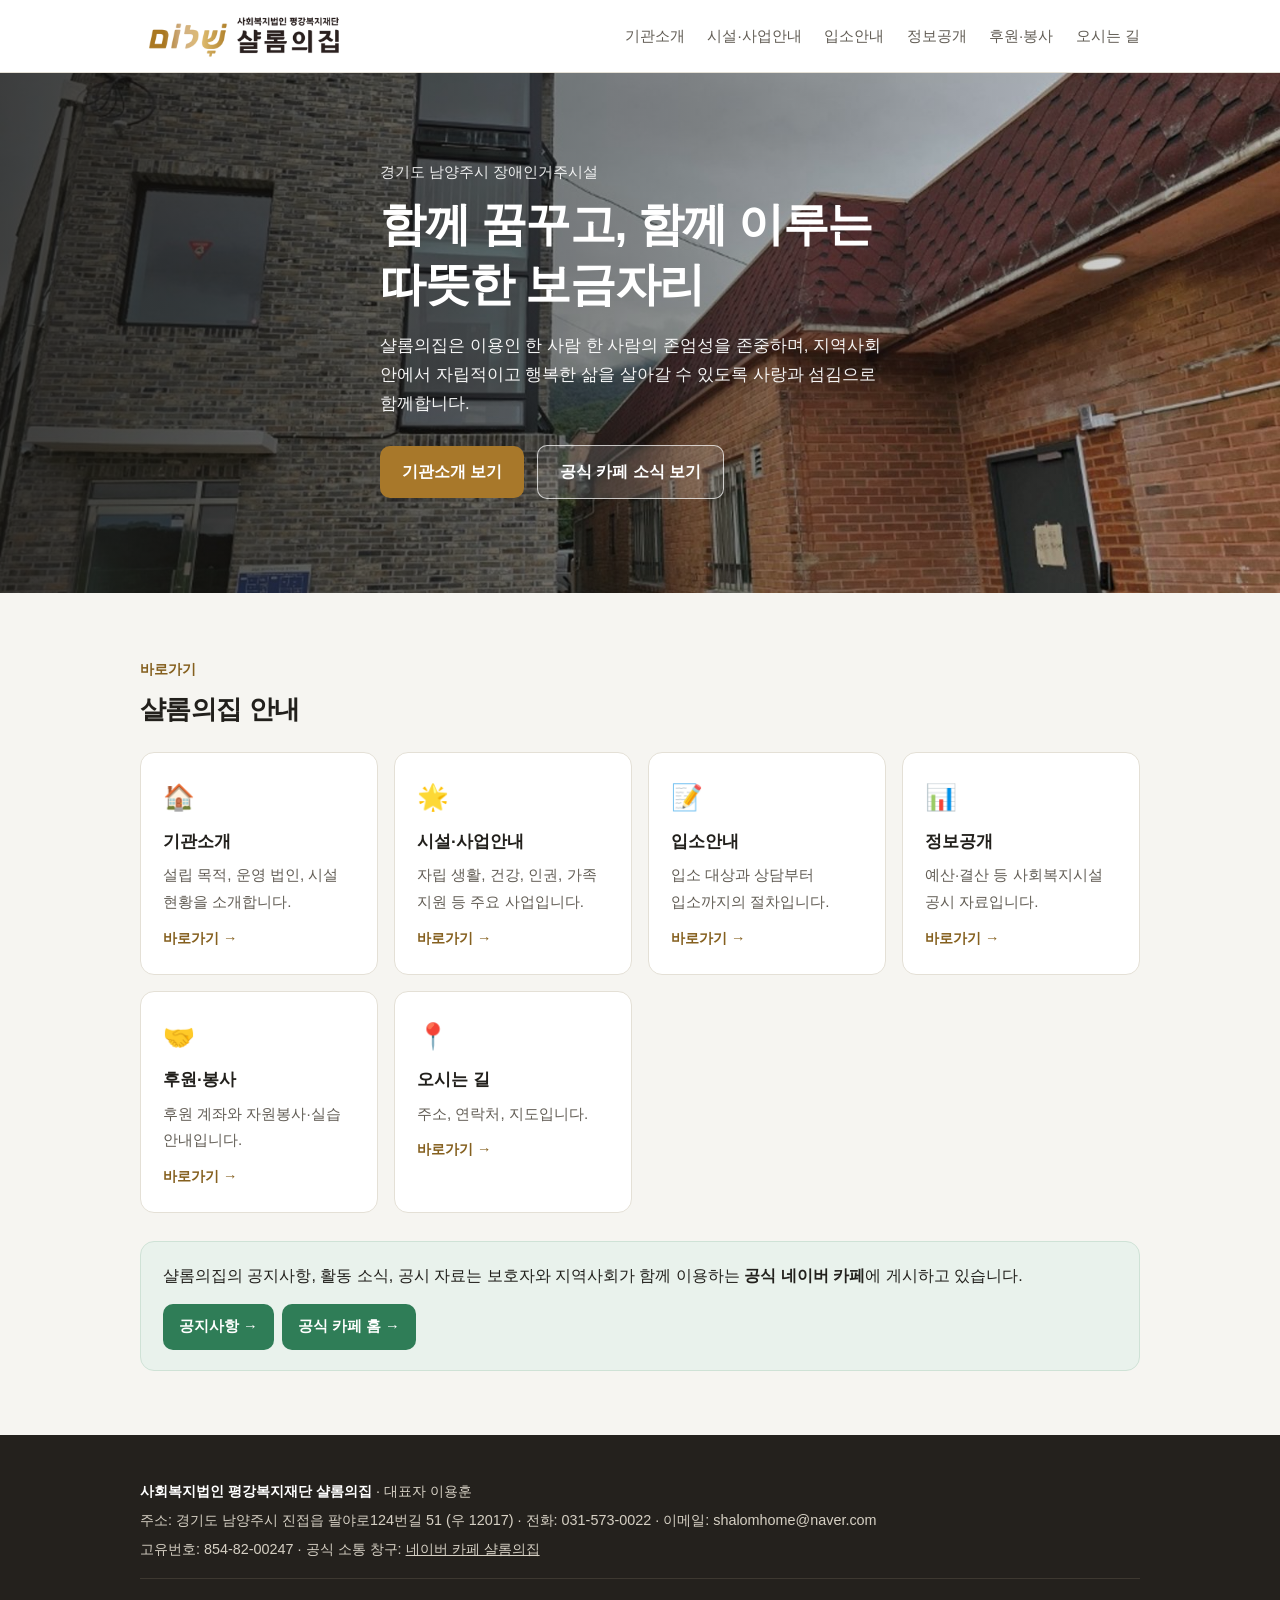
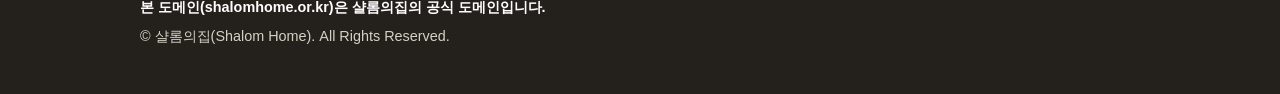
<file: index.html>
<!DOCTYPE html>
<html lang="ko">
<head>
<meta charset="UTF-8">
<meta name="viewport" content="width=device-width, initial-scale=1">
<title>샬롬의집 | 남양주시 장애인거주시설</title>
<meta name="description" content="사회복지법인 평강복지재단 샬롬의집은 경기도 남양주시에 있는 유형별 장애인거주시설입니다.">
<link rel="stylesheet" href="style.css">
</head>
<body>

<header class="top">
  <div class="wrap">
    <a class="logo" href="index.html"><img src="image/logo.png" alt="사회복지법인 평강복지재단 샬롬의집"></a>
    <nav>
      <a href="about.html">기관소개</a>
      <a href="programs.html">시설·사업안내</a>
      <a href="admission.html">입소안내</a>
      <a href="disclosure.html">정보공개</a>
      <a href="support.html">후원·봉사</a>
      <a href="contact.html">오시는 길</a>
    </nav>
  </div>
</header>

<div class="hero">
  <img src="image/building.jpg" alt="샬롬의집 건물 전경">
  <div class="overlay">
    <div class="wrap">
      <p class="eyebrow">경기도 남양주시 장애인거주시설</p>
      <h1>함께 꿈꾸고, 함께 이루는<br>따뜻한 보금자리</h1>
      <p class="lead">샬롬의집은 이용인 한 사람 한 사람의 존엄성을 존중하며, 지역사회 안에서 자립적이고 행복한 삶을 살아갈 수 있도록 사랑과 섬김으로 함께합니다.</p>
      <a class="btn" href="about.html">기관소개 보기</a>
      <a class="btn light" href="https://cafe.naver.com/shalomhomenyj" target="_blank" rel="noopener">공식 카페 소식 보기</a>
    </div>
  </div>
</div>

<section>
  <div class="wrap">
    <p class="kicker">바로가기</p>
    <h2>샬롬의집 안내</h2>
    <div class="grid menu-grid">
      <a class="card" href="about.html"><div class="ico">🏠</div><h3>기관소개</h3><p>설립 목적, 운영 법인, 시설 현황을 소개합니다.</p><span class="more">바로가기 →</span></a>
      <a class="card" href="programs.html"><div class="ico">🌟</div><h3>시설·사업안내</h3><p>자립 생활, 건강, 인권, 가족 지원 등 주요 사업입니다.</p><span class="more">바로가기 →</span></a>
      <a class="card" href="admission.html"><div class="ico">📝</div><h3>입소안내</h3><p>입소 대상과 상담부터 입소까지의 절차입니다.</p><span class="more">바로가기 →</span></a>
      <a class="card" href="disclosure.html"><div class="ico">📊</div><h3>정보공개</h3><p>예산·결산 등 사회복지시설 공시 자료입니다.</p><span class="more">바로가기 →</span></a>
      <a class="card" href="support.html"><div class="ico">🤝</div><h3>후원·봉사</h3><p>후원 계좌와 자원봉사·실습 안내입니다.</p><span class="more">바로가기 →</span></a>
      <a class="card" href="contact.html"><div class="ico">📍</div><h3>오시는 길</h3><p>주소, 연락처, 지도입니다.</p><span class="more">바로가기 →</span></a>
    </div>
    <div class="cafebox">
      <p>샬롬의집의 공지사항, 활동 소식, 공시 자료는 보호자와 지역사회가 함께 이용하는 <strong>공식 네이버 카페</strong>에 게시하고 있습니다.</p>
      <div class="cafelinks"><a class="btn" href="https://cafe.naver.com/f-e/cafes/31356885/menus/24" target="_blank" rel="noopener">공지사항 →</a><a class="btn" href="https://cafe.naver.com/shalomhomenyj" target="_blank" rel="noopener">공식 카페 홈 →</a></div>
    </div>
  </div>
</section>

<footer>
  <div class="wrap">
    <p><strong>사회복지법인 평강복지재단 샬롬의집</strong> · 대표자 이용훈</p>
    <p>주소: 경기도 남양주시 진접읍 팔야로124번길 51 (우 12017) · 전화: 031-573-0022 · 이메일: shalomhome@naver.com</p>
    <p>고유번호: 854-82-00247 · 공식 소통 창구: <a href="https://cafe.naver.com/shalomhomenyj" target="_blank" rel="noopener">네이버 카페 샬롬의집</a></p>
    <p class="official">본 도메인(shalomhome.or.kr)은 샬롬의집의 공식 도메인입니다.</p>
    <p>© 샬롬의집(Shalom Home). All Rights Reserved.</p>
  </div>
</footer>

</body>
</html>
</file>
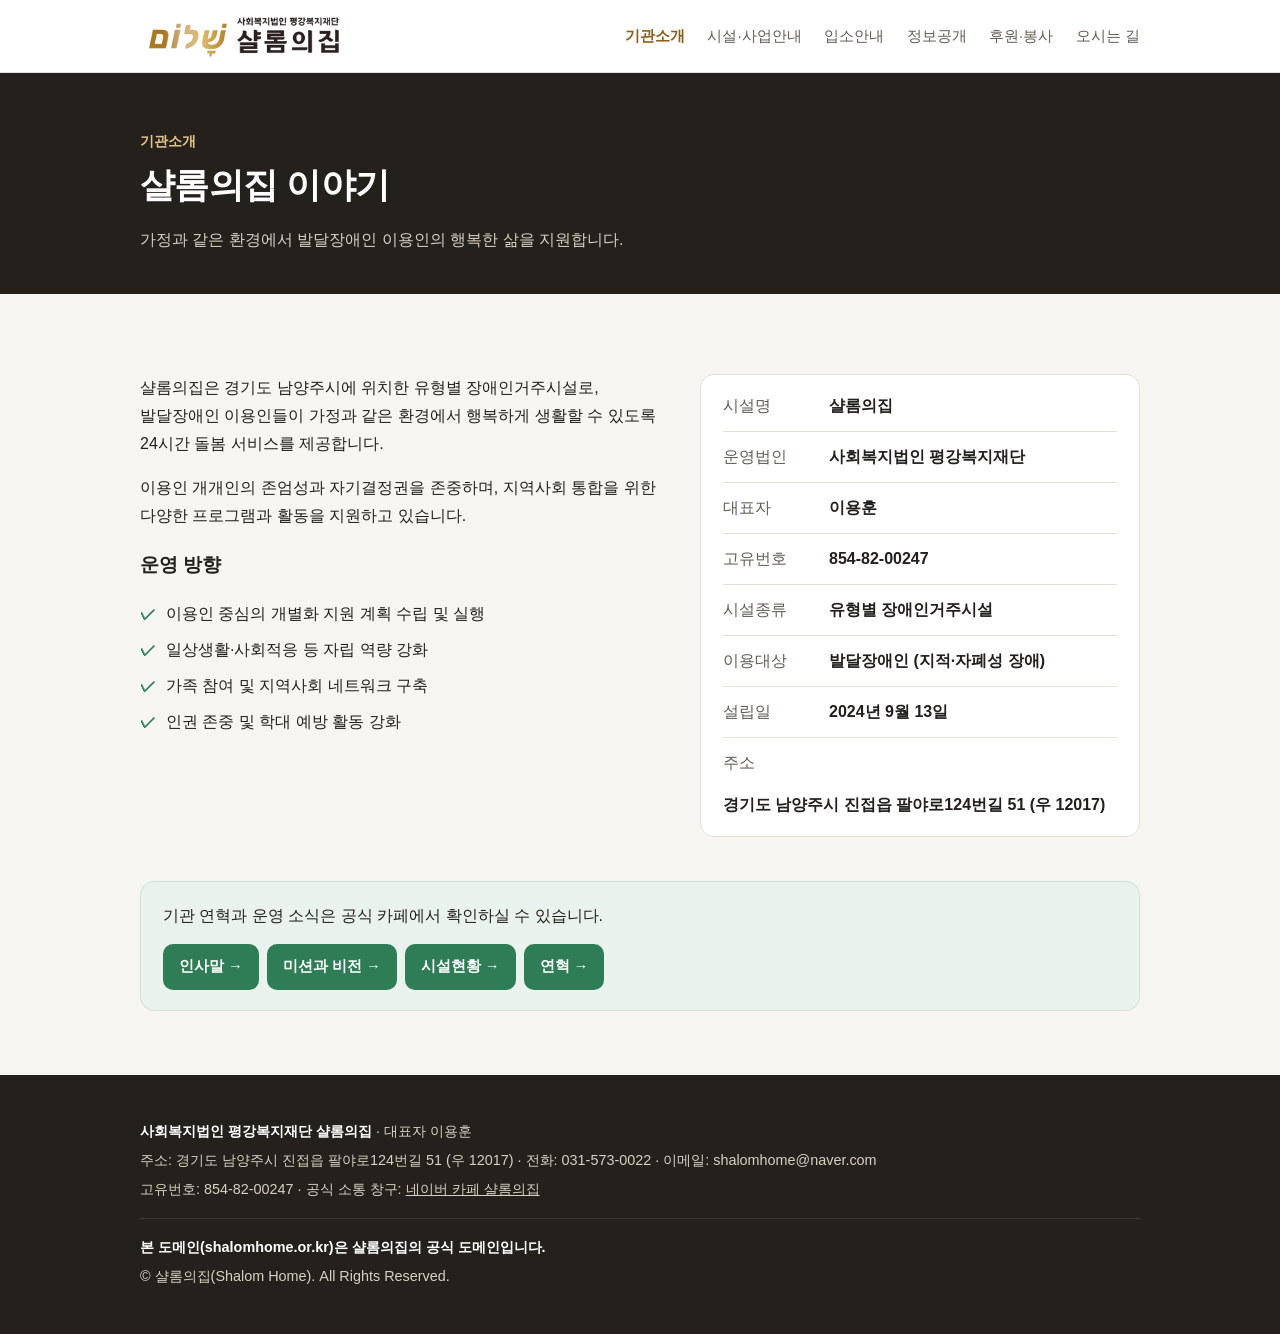
<file: about.html>
<!DOCTYPE html>
<html lang="ko">
<head>
<meta charset="UTF-8">
<meta name="viewport" content="width=device-width, initial-scale=1">
<title>기관소개 | 샬롬의집</title>
<meta name="description" content="샬롬의집 기관소개">
<link rel="stylesheet" href="style.css">
</head>
<body>

<header class="top">
  <div class="wrap">
    <a class="logo" href="index.html"><img src="image/logo.png" alt="사회복지법인 평강복지재단 샬롬의집"></a>
    <nav>
      <a href="about.html" class="on">기관소개</a>
      <a href="programs.html">시설·사업안내</a>
      <a href="admission.html">입소안내</a>
      <a href="disclosure.html">정보공개</a>
      <a href="support.html">후원·봉사</a>
      <a href="contact.html">오시는 길</a>
    </nav>
  </div>
</header>

<div class="pagehead">
  <div class="wrap">
    <p class="kicker">기관소개</p>
    <h1>샬롬의집 이야기</h1>
    <p>가정과 같은 환경에서 발달장애인 이용인의 행복한 삶을 지원합니다.</p>
  </div>
</div>

<section>
  <div class="wrap two">
    <div>
      <p>샬롬의집은 경기도 남양주시에 위치한 유형별 장애인거주시설로, 발달장애인 이용인들이 가정과 같은 환경에서 행복하게 생활할 수 있도록 24시간 돌봄 서비스를 제공합니다.</p>
      <p>이용인 개개인의 존엄성과 자기결정권을 존중하며, 지역사회 통합을 위한 다양한 프로그램과 활동을 지원하고 있습니다.</p>
      <h3>운영 방향</h3>
      <ul class="check">
        <li>이용인 중심의 개별화 지원 계획 수립 및 실행</li>
        <li>일상생활·사회적응 등 자립 역량 강화</li>
        <li>가족 참여 및 지역사회 네트워크 구축</li>
        <li>인권 존중 및 학대 예방 활동 강화</li>
      </ul>
    </div>
    <dl class="panel">
      <div class="row"><dt>시설명</dt><dd>샬롬의집</dd></div>
      <div class="row"><dt>운영법인</dt><dd>사회복지법인 평강복지재단</dd></div>
      <div class="row"><dt>대표자</dt><dd>이용훈</dd></div>
      <div class="row"><dt>고유번호</dt><dd>854-82-00247</dd></div>
      <div class="row"><dt>시설종류</dt><dd>유형별 장애인거주시설</dd></div>
      <div class="row"><dt>이용대상</dt><dd>발달장애인 (지적·자폐성 장애)</dd></div>
      <div class="row"><dt>설립일</dt><dd>2024년 9월 13일</dd></div>
      <div class="row"><dt>주소</dt><dd>경기도 남양주시 진접읍 팔야로124번길 51 (우 12017)</dd></div>
    </dl>
  </div>
  <div class="wrap">
    <div class="cafebox">
      <p>기관 연혁과 운영 소식은 공식 카페에서 확인하실 수 있습니다.</p>
      <div class="cafelinks"><a class="btn" href="https://cafe.naver.com/f-e/cafes/31356885/articles/3?menuid=7" target="_blank" rel="noopener">인사말 →</a><a class="btn" href="https://cafe.naver.com/f-e/cafes/31356885/articles/4?menuid=8" target="_blank" rel="noopener">미션과 비전 →</a><a class="btn" href="https://cafe.naver.com/f-e/cafes/31356885/articles/5?menuid=8" target="_blank" rel="noopener">시설현황 →</a><a class="btn" href="https://cafe.naver.com/f-e/cafes/31356885/articles/6?menuid=8" target="_blank" rel="noopener">연혁 →</a></div>
    </div>
  </div>
</section>

<footer>
  <div class="wrap">
    <p><strong>사회복지법인 평강복지재단 샬롬의집</strong> · 대표자 이용훈</p>
    <p>주소: 경기도 남양주시 진접읍 팔야로124번길 51 (우 12017) · 전화: 031-573-0022 · 이메일: shalomhome@naver.com</p>
    <p>고유번호: 854-82-00247 · 공식 소통 창구: <a href="https://cafe.naver.com/shalomhomenyj" target="_blank" rel="noopener">네이버 카페 샬롬의집</a></p>
    <p class="official">본 도메인(shalomhome.or.kr)은 샬롬의집의 공식 도메인입니다.</p>
    <p>© 샬롬의집(Shalom Home). All Rights Reserved.</p>
  </div>
</footer>

</body>
</html>
</file>
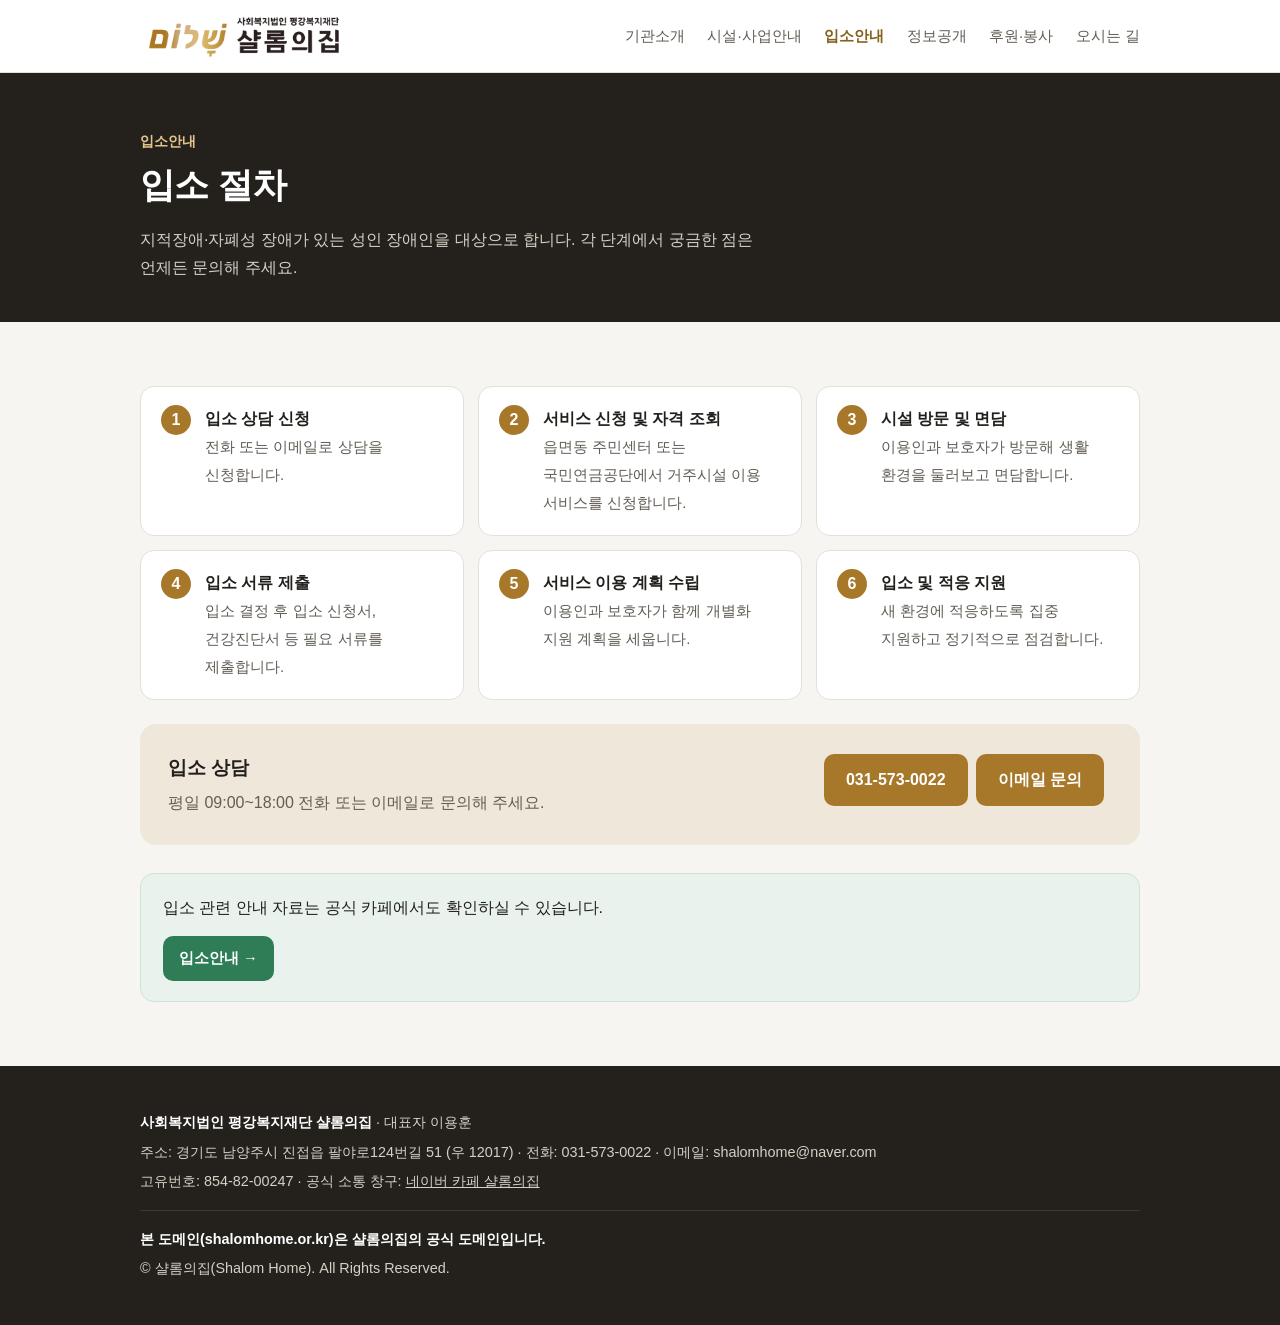
<file: admission.html>
<!DOCTYPE html>
<html lang="ko">
<head>
<meta charset="UTF-8">
<meta name="viewport" content="width=device-width, initial-scale=1">
<title>입소안내 | 샬롬의집</title>
<meta name="description" content="샬롬의집 입소 절차">
<link rel="stylesheet" href="style.css">
</head>
<body>

<header class="top">
  <div class="wrap">
    <a class="logo" href="index.html"><img src="image/logo.png" alt="사회복지법인 평강복지재단 샬롬의집"></a>
    <nav>
      <a href="about.html">기관소개</a>
      <a href="programs.html">시설·사업안내</a>
      <a href="admission.html" class="on">입소안내</a>
      <a href="disclosure.html">정보공개</a>
      <a href="support.html">후원·봉사</a>
      <a href="contact.html">오시는 길</a>
    </nav>
  </div>
</header>

<div class="pagehead">
  <div class="wrap">
    <p class="kicker">입소안내</p>
    <h1>입소 절차</h1>
    <p>지적장애·자폐성 장애가 있는 성인 장애인을 대상으로 합니다. 각 단계에서 궁금한 점은 언제든 문의해 주세요.</p>
  </div>
</div>

<section>
  <div class="wrap">
    <ol class="steps">
      <li><strong>입소 상담 신청</strong><span>전화 또는 이메일로 상담을 신청합니다.</span></li>
      <li><strong>서비스 신청 및 자격 조회</strong><span>읍면동 주민센터 또는 국민연금공단에서 거주시설 이용 서비스를 신청합니다.</span></li>
      <li><strong>시설 방문 및 면담</strong><span>이용인과 보호자가 방문해 생활 환경을 둘러보고 면담합니다.</span></li>
      <li><strong>입소 서류 제출</strong><span>입소 결정 후 입소 신청서, 건강진단서 등 필요 서류를 제출합니다.</span></li>
      <li><strong>서비스 이용 계획 수립</strong><span>이용인과 보호자가 함께 개별화 지원 계획을 세웁니다.</span></li>
      <li><strong>입소 및 적응 지원</strong><span>새 환경에 적응하도록 집중 지원하고 정기적으로 점검합니다.</span></li>
    </ol>
    <div class="cta" style="margin-top:24px">
      <div><h3>입소 상담</h3><p>평일 09:00~18:00 전화 또는 이메일로 문의해 주세요.</p></div>
      <div><a class="btn" href="tel:031-573-0022">031-573-0022</a><a class="btn" href="mailto:shalomhome@naver.com">이메일 문의</a></div>
    </div>
    <div class="cafebox">
      <p>입소 관련 안내 자료는 공식 카페에서도 확인하실 수 있습니다.</p>
      <div class="cafelinks"><a class="btn" href="https://cafe.naver.com/f-e/cafes/31356885/articles/55?menuid=11" target="_blank" rel="noopener">입소안내 →</a></div>
    </div>
  </div>
</section>

<footer>
  <div class="wrap">
    <p><strong>사회복지법인 평강복지재단 샬롬의집</strong> · 대표자 이용훈</p>
    <p>주소: 경기도 남양주시 진접읍 팔야로124번길 51 (우 12017) · 전화: 031-573-0022 · 이메일: shalomhome@naver.com</p>
    <p>고유번호: 854-82-00247 · 공식 소통 창구: <a href="https://cafe.naver.com/shalomhomenyj" target="_blank" rel="noopener">네이버 카페 샬롬의집</a></p>
    <p class="official">본 도메인(shalomhome.or.kr)은 샬롬의집의 공식 도메인입니다.</p>
    <p>© 샬롬의집(Shalom Home). All Rights Reserved.</p>
  </div>
</footer>

</body>
</html>
</file>
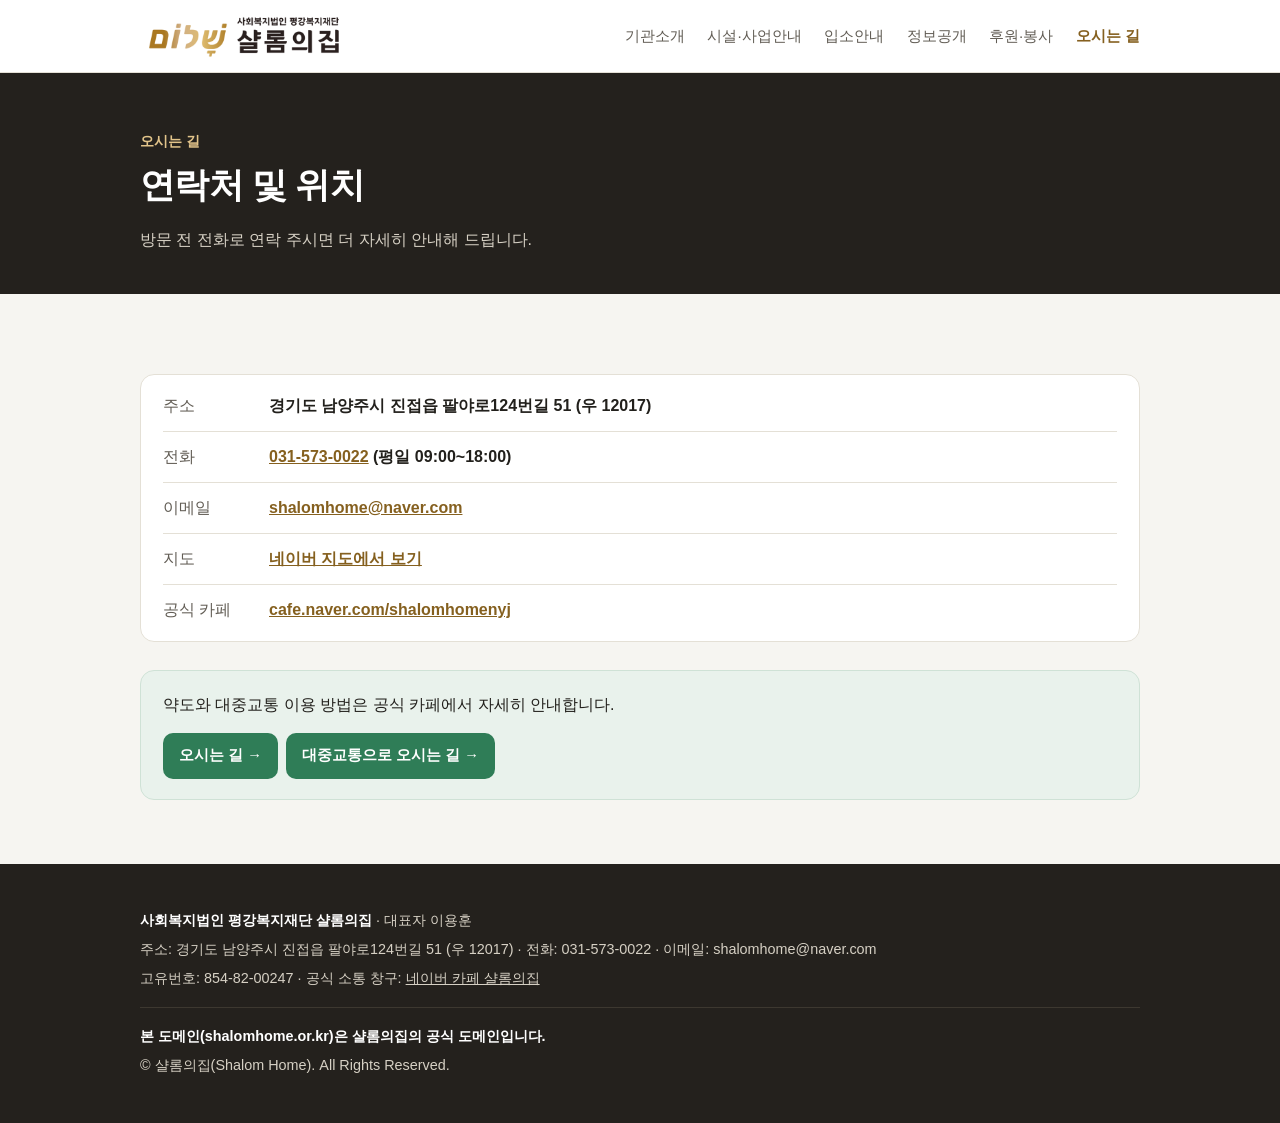
<file: contact.html>
<!DOCTYPE html>
<html lang="ko">
<head>
<meta charset="UTF-8">
<meta name="viewport" content="width=device-width, initial-scale=1">
<title>오시는 길 | 샬롬의집</title>
<meta name="description" content="샬롬의집 위치 및 연락처">
<link rel="stylesheet" href="style.css">
</head>
<body>

<header class="top">
  <div class="wrap">
    <a class="logo" href="index.html"><img src="image/logo.png" alt="사회복지법인 평강복지재단 샬롬의집"></a>
    <nav>
      <a href="about.html">기관소개</a>
      <a href="programs.html">시설·사업안내</a>
      <a href="admission.html">입소안내</a>
      <a href="disclosure.html">정보공개</a>
      <a href="support.html">후원·봉사</a>
      <a href="contact.html" class="on">오시는 길</a>
    </nav>
  </div>
</header>

<div class="pagehead">
  <div class="wrap">
    <p class="kicker">오시는 길</p>
    <h1>연락처 및 위치</h1>
    <p>방문 전 전화로 연락 주시면 더 자세히 안내해 드립니다.</p>
  </div>
</div>

<section>
  <div class="wrap">
    <dl class="panel">
      <div class="row"><dt>주소</dt><dd>경기도 남양주시 진접읍 팔야로124번길 51 (우 12017)</dd></div>
      <div class="row"><dt>전화</dt><dd><a href="tel:031-573-0022">031-573-0022</a> (평일 09:00~18:00)</dd></div>
      <div class="row"><dt>이메일</dt><dd><a href="mailto:shalomhome@naver.com">shalomhome@naver.com</a></dd></div>
      <div class="row"><dt>지도</dt><dd><a href="https://map.naver.com/p/search/%EB%82%A8%EC%96%91%EC%A3%BC%EC%8B%9C%20%ED%8C%94%EC%95%BC%EB%A1%9C124%EB%B2%88%EA%B8%B8%2051" target="_blank" rel="noopener">네이버 지도에서 보기</a></dd></div>
      <div class="row"><dt>공식 카페</dt><dd><a href="https://cafe.naver.com/shalomhomenyj" target="_blank" rel="noopener">cafe.naver.com/shalomhomenyj</a></dd></div>
    </dl>
    <div class="cafebox">
      <p>약도와 대중교통 이용 방법은 공식 카페에서 자세히 안내합니다.</p>
      <div class="cafelinks"><a class="btn" href="https://cafe.naver.com/f-e/cafes/31356885/menus/10" target="_blank" rel="noopener">오시는 길 →</a><a class="btn" href="https://cafe.naver.com/f-e/cafes/31356885/articles/302?menuid=10" target="_blank" rel="noopener">대중교통으로 오시는 길 →</a></div>
    </div>
  </div>
</section>

<footer>
  <div class="wrap">
    <p><strong>사회복지법인 평강복지재단 샬롬의집</strong> · 대표자 이용훈</p>
    <p>주소: 경기도 남양주시 진접읍 팔야로124번길 51 (우 12017) · 전화: 031-573-0022 · 이메일: shalomhome@naver.com</p>
    <p>고유번호: 854-82-00247 · 공식 소통 창구: <a href="https://cafe.naver.com/shalomhomenyj" target="_blank" rel="noopener">네이버 카페 샬롬의집</a></p>
    <p class="official">본 도메인(shalomhome.or.kr)은 샬롬의집의 공식 도메인입니다.</p>
    <p>© 샬롬의집(Shalom Home). All Rights Reserved.</p>
  </div>
</footer>

</body>
</html>
</file>
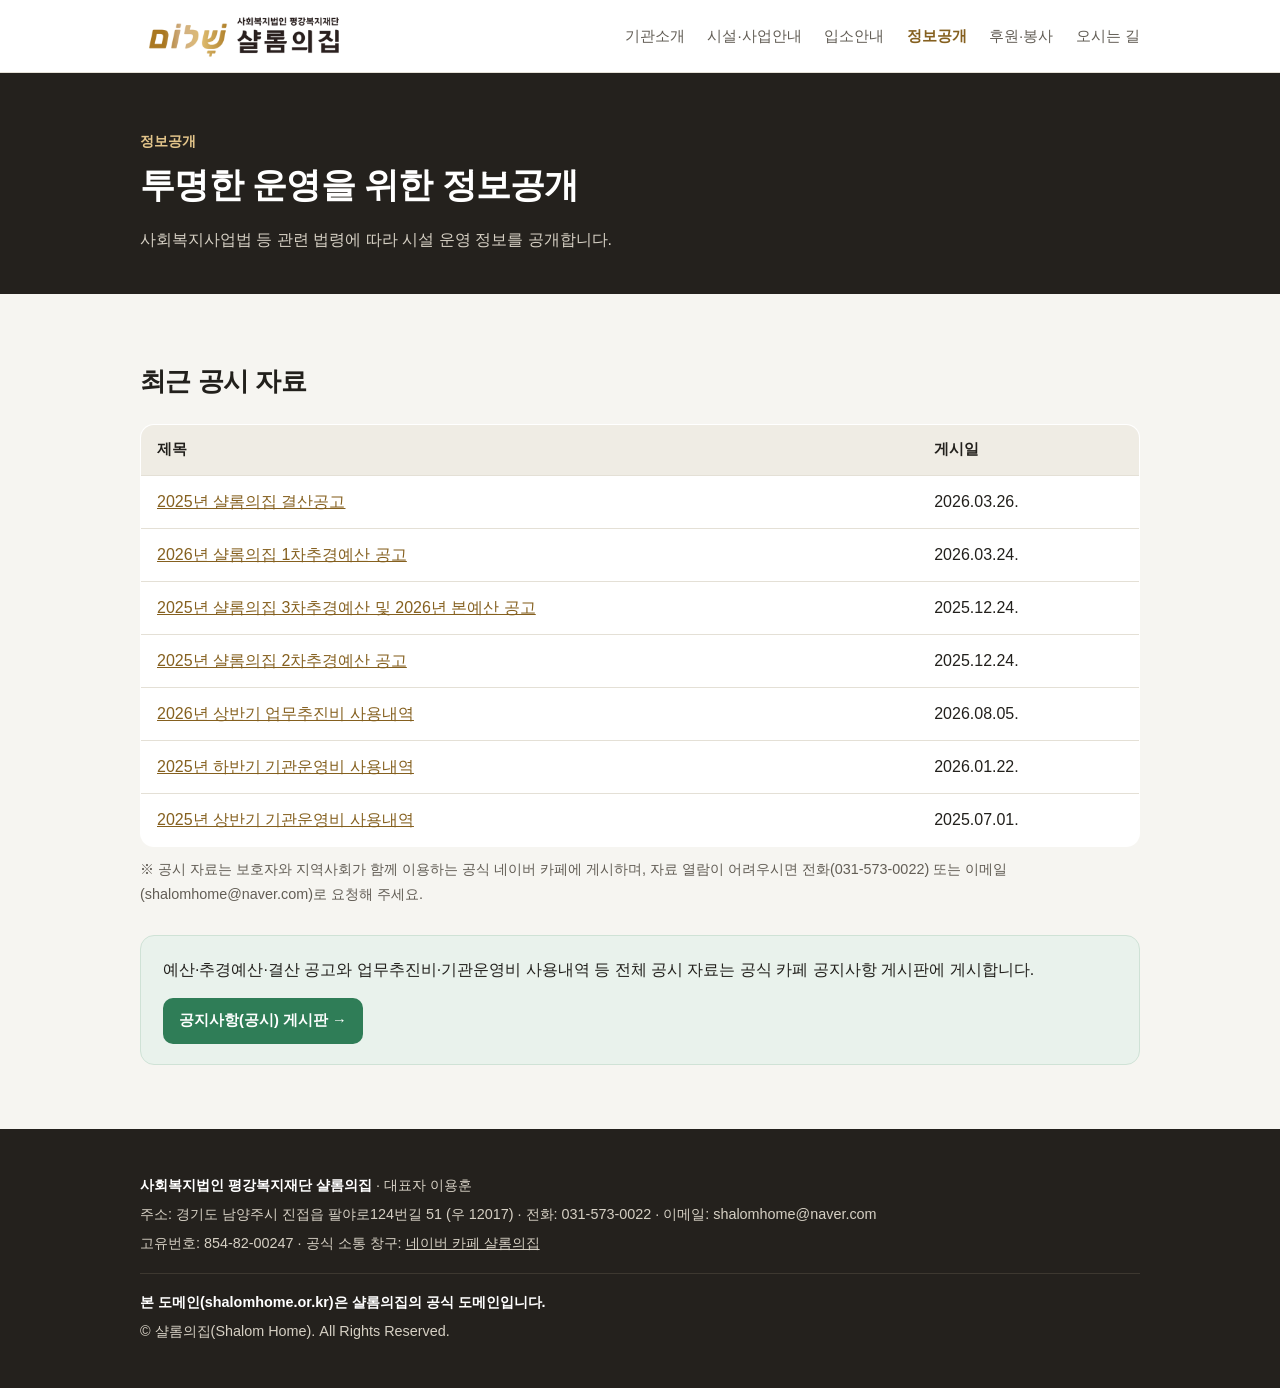
<file: disclosure.html>
<!DOCTYPE html>
<html lang="ko">
<head>
<meta charset="UTF-8">
<meta name="viewport" content="width=device-width, initial-scale=1">
<title>정보공개 | 샬롬의집</title>
<meta name="description" content="샬롬의집 예산·결산 등 정보공개">
<link rel="stylesheet" href="style.css">
</head>
<body>

<header class="top">
  <div class="wrap">
    <a class="logo" href="index.html"><img src="image/logo.png" alt="사회복지법인 평강복지재단 샬롬의집"></a>
    <nav>
      <a href="about.html">기관소개</a>
      <a href="programs.html">시설·사업안내</a>
      <a href="admission.html">입소안내</a>
      <a href="disclosure.html" class="on">정보공개</a>
      <a href="support.html">후원·봉사</a>
      <a href="contact.html">오시는 길</a>
    </nav>
  </div>
</header>

<div class="pagehead">
  <div class="wrap">
    <p class="kicker">정보공개</p>
    <h1>투명한 운영을 위한 정보공개</h1>
    <p>사회복지사업법 등 관련 법령에 따라 시설 운영 정보를 공개합니다.</p>
  </div>
</div>

<section>
  <div class="wrap">
    <h2>최근 공시 자료</h2>
    <table class="bank">
      <tr><th>제목</th><th>게시일</th></tr>
      <tr><td><a href="https://cafe.naver.com/f-e/cafes/31356885/articles/252?menuid=24" target="_blank" rel="noopener">2025년 샬롬의집 결산공고</a></td><td class="num">2026.03.26.</td></tr>
      <tr><td><a href="https://cafe.naver.com/f-e/cafes/31356885/articles/243?menuid=24" target="_blank" rel="noopener">2026년 샬롬의집 1차추경예산 공고</a></td><td class="num">2026.03.24.</td></tr>
      <tr><td><a href="https://cafe.naver.com/f-e/cafes/31356885/articles/186?menuid=24" target="_blank" rel="noopener">2025년 샬롬의집 3차추경예산 및 2026년 본예산 공고</a></td><td class="num">2025.12.24.</td></tr>
      <tr><td><a href="https://cafe.naver.com/f-e/cafes/31356885/articles/185?menuid=24" target="_blank" rel="noopener">2025년 샬롬의집 2차추경예산 공고</a></td><td class="num">2025.12.24.</td></tr>
      <tr><td><a href="https://cafe.naver.com/f-e/cafes/31356885/articles/340?menuid=24" target="_blank" rel="noopener">2026년 상반기 업무추진비 사용내역</a></td><td class="num">2026.08.05.</td></tr>
      <tr><td><a href="https://cafe.naver.com/f-e/cafes/31356885/articles/206?menuid=24" target="_blank" rel="noopener">2025년 하반기 기관운영비 사용내역</a></td><td class="num">2026.01.22.</td></tr>
      <tr><td><a href="https://cafe.naver.com/f-e/cafes/31356885/articles/80?menuid=24" target="_blank" rel="noopener">2025년 상반기 기관운영비 사용내역</a></td><td class="num">2025.07.01.</td></tr>
    </table>
    <p class="muted" style="font-size:.9rem;margin-top:10px">※ 공시 자료는 보호자와 지역사회가 함께 이용하는 공식 네이버 카페에 게시하며, 자료 열람이 어려우시면 전화(031-573-0022) 또는 이메일(shalomhome@naver.com)로 요청해 주세요.</p>
    <div class="cafebox">
      <p>예산·추경예산·결산 공고와 업무추진비·기관운영비 사용내역 등 전체 공시 자료는 공식 카페 공지사항 게시판에 게시합니다.</p>
      <div class="cafelinks"><a class="btn" href="https://cafe.naver.com/f-e/cafes/31356885/menus/24" target="_blank" rel="noopener">공지사항(공시) 게시판 →</a></div>
    </div>
  </div>
</section>

<footer>
  <div class="wrap">
    <p><strong>사회복지법인 평강복지재단 샬롬의집</strong> · 대표자 이용훈</p>
    <p>주소: 경기도 남양주시 진접읍 팔야로124번길 51 (우 12017) · 전화: 031-573-0022 · 이메일: shalomhome@naver.com</p>
    <p>고유번호: 854-82-00247 · 공식 소통 창구: <a href="https://cafe.naver.com/shalomhomenyj" target="_blank" rel="noopener">네이버 카페 샬롬의집</a></p>
    <p class="official">본 도메인(shalomhome.or.kr)은 샬롬의집의 공식 도메인입니다.</p>
    <p>© 샬롬의집(Shalom Home). All Rights Reserved.</p>
  </div>
</footer>

</body>
</html>
</file>
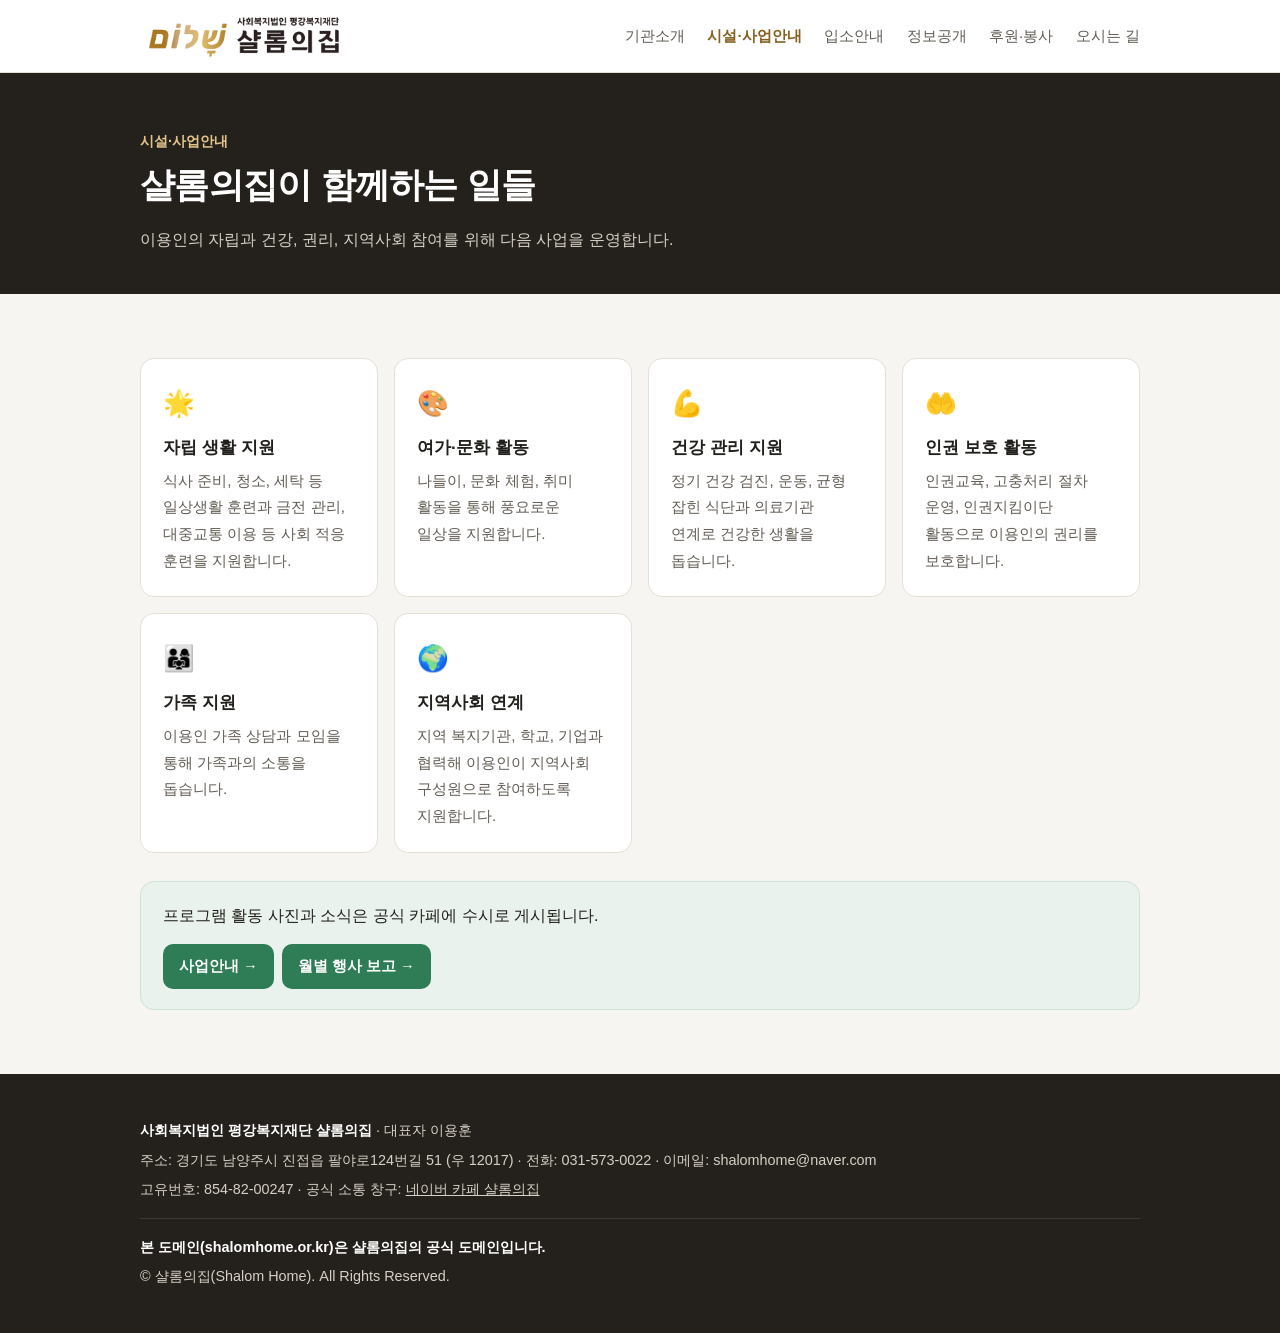
<file: programs.html>
<!DOCTYPE html>
<html lang="ko">
<head>
<meta charset="UTF-8">
<meta name="viewport" content="width=device-width, initial-scale=1">
<title>시설·사업안내 | 샬롬의집</title>
<meta name="description" content="샬롬의집 주요 사업">
<link rel="stylesheet" href="style.css">
</head>
<body>

<header class="top">
  <div class="wrap">
    <a class="logo" href="index.html"><img src="image/logo.png" alt="사회복지법인 평강복지재단 샬롬의집"></a>
    <nav>
      <a href="about.html">기관소개</a>
      <a href="programs.html" class="on">시설·사업안내</a>
      <a href="admission.html">입소안내</a>
      <a href="disclosure.html">정보공개</a>
      <a href="support.html">후원·봉사</a>
      <a href="contact.html">오시는 길</a>
    </nav>
  </div>
</header>

<div class="pagehead">
  <div class="wrap">
    <p class="kicker">시설·사업안내</p>
    <h1>샬롬의집이 함께하는 일들</h1>
    <p>이용인의 자립과 건강, 권리, 지역사회 참여를 위해 다음 사업을 운영합니다.</p>
  </div>
</div>

<section>
  <div class="wrap">
    <div class="grid">
      <div class="card"><div class="ico">🌟</div><h3>자립 생활 지원</h3><p>식사 준비, 청소, 세탁 등 일상생활 훈련과 금전 관리, 대중교통 이용 등 사회 적응 훈련을 지원합니다.</p></div>
      <div class="card"><div class="ico">🎨</div><h3>여가·문화 활동</h3><p>나들이, 문화 체험, 취미 활동을 통해 풍요로운 일상을 지원합니다.</p></div>
      <div class="card"><div class="ico">💪</div><h3>건강 관리 지원</h3><p>정기 건강 검진, 운동, 균형 잡힌 식단과 의료기관 연계로 건강한 생활을 돕습니다.</p></div>
      <div class="card"><div class="ico">🤲</div><h3>인권 보호 활동</h3><p>인권교육, 고충처리 절차 운영, 인권지킴이단 활동으로 이용인의 권리를 보호합니다.</p></div>
      <div class="card"><div class="ico">👨‍👩‍👧</div><h3>가족 지원</h3><p>이용인 가족 상담과 모임을 통해 가족과의 소통을 돕습니다.</p></div>
      <div class="card"><div class="ico">🌍</div><h3>지역사회 연계</h3><p>지역 복지기관, 학교, 기업과 협력해 이용인이 지역사회 구성원으로 참여하도록 지원합니다.</p></div>
    </div>
    <div class="cafebox">
      <p>프로그램 활동 사진과 소식은 공식 카페에 수시로 게시됩니다.</p>
      <div class="cafelinks"><a class="btn" href="https://cafe.naver.com/f-e/cafes/31356885/menus/12" target="_blank" rel="noopener">사업안내 →</a><a class="btn" href="https://cafe.naver.com/f-e/cafes/31356885/menus/17" target="_blank" rel="noopener">월별 행사 보고 →</a></div>
    </div>
  </div>
</section>

<footer>
  <div class="wrap">
    <p><strong>사회복지법인 평강복지재단 샬롬의집</strong> · 대표자 이용훈</p>
    <p>주소: 경기도 남양주시 진접읍 팔야로124번길 51 (우 12017) · 전화: 031-573-0022 · 이메일: shalomhome@naver.com</p>
    <p>고유번호: 854-82-00247 · 공식 소통 창구: <a href="https://cafe.naver.com/shalomhomenyj" target="_blank" rel="noopener">네이버 카페 샬롬의집</a></p>
    <p class="official">본 도메인(shalomhome.or.kr)은 샬롬의집의 공식 도메인입니다.</p>
    <p>© 샬롬의집(Shalom Home). All Rights Reserved.</p>
  </div>
</footer>

</body>
</html>
</file>
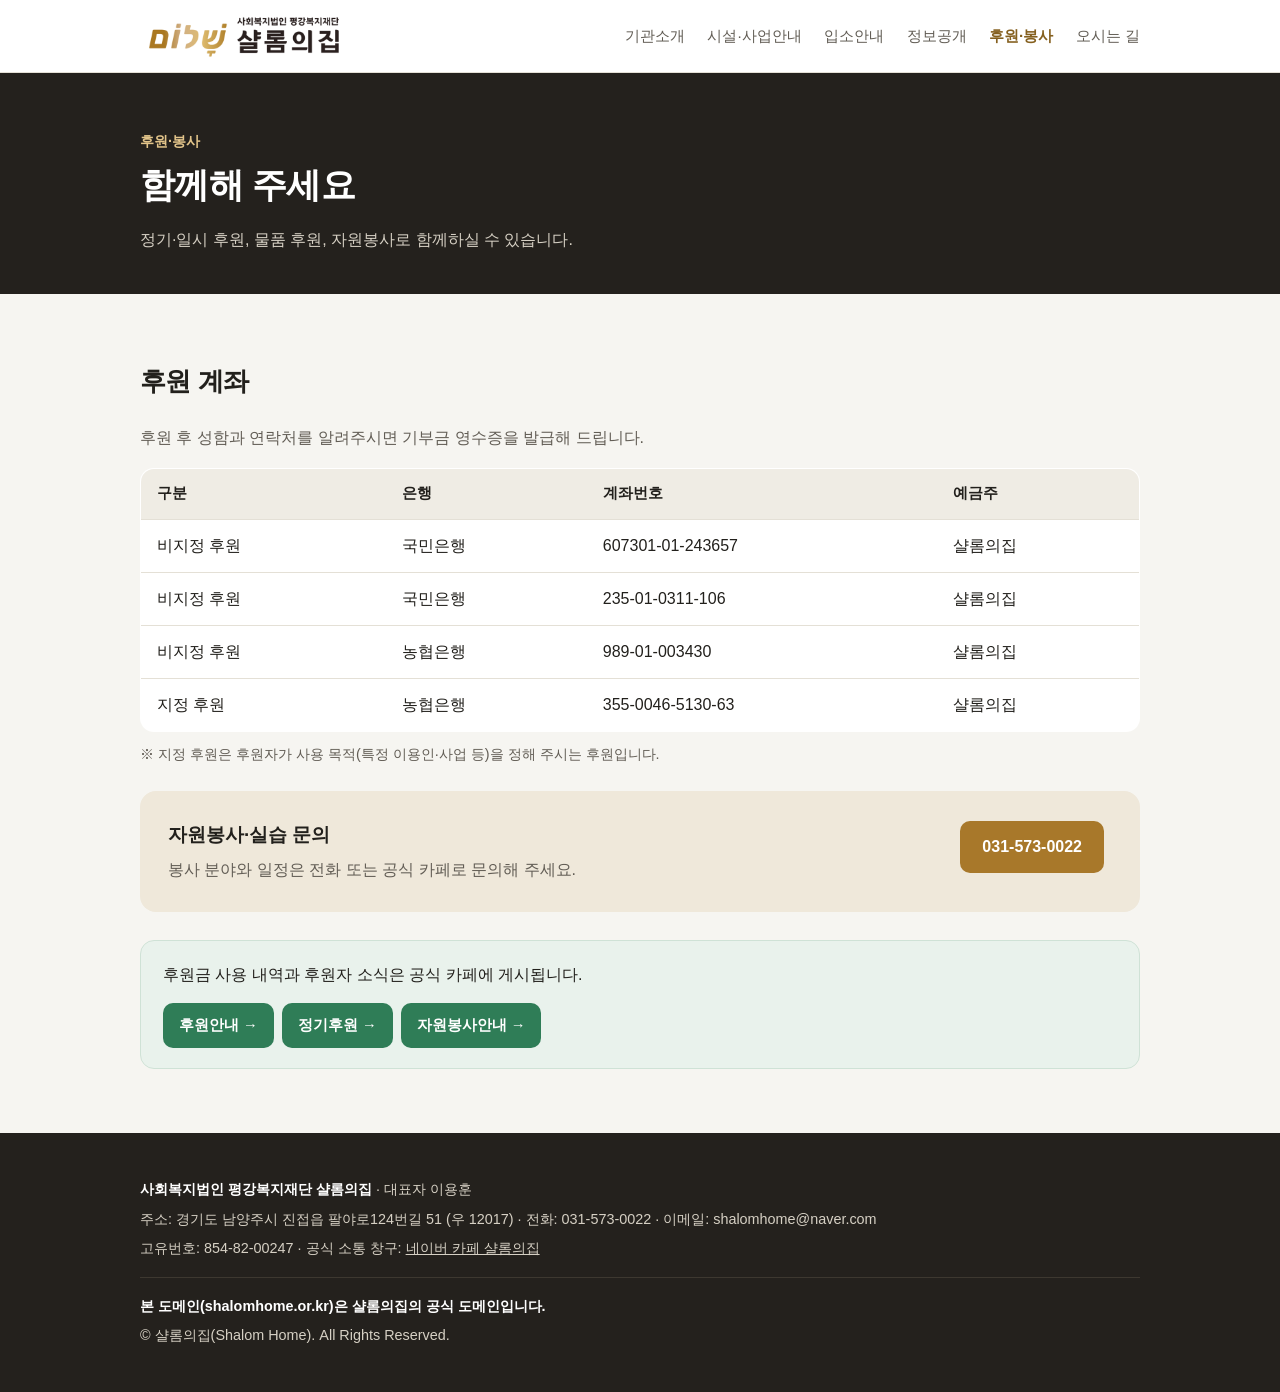
<file: support.html>
<!DOCTYPE html>
<html lang="ko">
<head>
<meta charset="UTF-8">
<meta name="viewport" content="width=device-width, initial-scale=1">
<title>후원·봉사 | 샬롬의집</title>
<meta name="description" content="샬롬의집 후원 및 자원봉사 안내">
<link rel="stylesheet" href="style.css">
</head>
<body>

<header class="top">
  <div class="wrap">
    <a class="logo" href="index.html"><img src="image/logo.png" alt="사회복지법인 평강복지재단 샬롬의집"></a>
    <nav>
      <a href="about.html">기관소개</a>
      <a href="programs.html">시설·사업안내</a>
      <a href="admission.html">입소안내</a>
      <a href="disclosure.html">정보공개</a>
      <a href="support.html" class="on">후원·봉사</a>
      <a href="contact.html">오시는 길</a>
    </nav>
  </div>
</header>

<div class="pagehead">
  <div class="wrap">
    <p class="kicker">후원·봉사</p>
    <h1>함께해 주세요</h1>
    <p>정기·일시 후원, 물품 후원, 자원봉사로 함께하실 수 있습니다.</p>
  </div>
</div>

<section>
  <div class="wrap">
    <h2>후원 계좌</h2>
    <p class="muted">후원 후 성함과 연락처를 알려주시면 기부금 영수증을 발급해 드립니다.</p>
    <table class="bank">
      <tr><th>구분</th><th>은행</th><th>계좌번호</th><th>예금주</th></tr>
      <tr><td>비지정 후원</td><td>국민은행</td><td class="num">607301-01-243657</td><td>샬롬의집</td></tr>
      <tr><td>비지정 후원</td><td>국민은행</td><td class="num">235-01-0311-106</td><td>샬롬의집</td></tr>
      <tr><td>비지정 후원</td><td>농협은행</td><td class="num">989-01-003430</td><td>샬롬의집</td></tr>
      <tr><td>지정 후원</td><td>농협은행</td><td class="num">355-0046-5130-63</td><td>샬롬의집</td></tr>
    </table>
    <p class="muted" style="font-size:.9rem;margin-top:10px">※ 지정 후원은 후원자가 사용 목적(특정 이용인·사업 등)을 정해 주시는 후원입니다.</p>
    <div class="cta" style="margin-top:24px">
      <div><h3>자원봉사·실습 문의</h3><p>봉사 분야와 일정은 전화 또는 공식 카페로 문의해 주세요.</p></div>
      <div><a class="btn" href="tel:031-573-0022">031-573-0022</a></div>
    </div>
    <div class="cafebox">
      <p>후원금 사용 내역과 후원자 소식은 공식 카페에 게시됩니다.</p>
      <div class="cafelinks"><a class="btn" href="https://cafe.naver.com/f-e/cafes/31356885/articles/8?menuid=19" target="_blank" rel="noopener">후원안내 →</a><a class="btn" href="https://cafe.naver.com/f-e/cafes/31356885/articles/9?menuid=20" target="_blank" rel="noopener">정기후원 →</a><a class="btn" href="https://cafe.naver.com/f-e/cafes/31356885/articles/10?menuid=22" target="_blank" rel="noopener">자원봉사안내 →</a></div>
    </div>
  </div>
</section>

<footer>
  <div class="wrap">
    <p><strong>사회복지법인 평강복지재단 샬롬의집</strong> · 대표자 이용훈</p>
    <p>주소: 경기도 남양주시 진접읍 팔야로124번길 51 (우 12017) · 전화: 031-573-0022 · 이메일: shalomhome@naver.com</p>
    <p>고유번호: 854-82-00247 · 공식 소통 창구: <a href="https://cafe.naver.com/shalomhomenyj" target="_blank" rel="noopener">네이버 카페 샬롬의집</a></p>
    <p class="official">본 도메인(shalomhome.or.kr)은 샬롬의집의 공식 도메인입니다.</p>
    <p>© 샬롬의집(Shalom Home). All Rights Reserved.</p>
  </div>
</footer>

</body>
</html>
</file>
<file: style.css>
:root {
    --bg: #f6f5f1;
    --card: #ffffff;
    --ink: #22201c;
    --muted: #625d55;
    --gold: #a8782a;
    --gold-dark: #85601f;
    --green: #2f7d57;
    --line: #e4e0d6;
  }
  * { box-sizing: border-box; }
  body {
    margin: 0; background: var(--bg); color: var(--ink);
    font-family: "Pretendard", "Apple SD Gothic Neo", "Malgun Gothic", "맑은 고딕", sans-serif;
    line-height: 1.75; word-break: keep-all;
  }
  img { max-width: 100%; display: block; }
  a { color: var(--gold-dark); }
  .wrap { max-width: 1040px; margin: 0 auto; padding: 0 20px; }

  /* header */
  header.top { background: var(--card); border-bottom: 1px solid var(--line); position: sticky; top: 0; z-index: 10; }
  header.top .wrap { display: flex; align-items: center; justify-content: space-between; min-height: 72px; gap: 12px; flex-wrap: wrap; }
  .logo img { height: 44px; width: auto; }
  nav a { margin-left: 18px; text-decoration: none; color: var(--muted); font-size: 0.95rem; }
  nav a:hover { color: var(--gold-dark); }

  /* hero */
  .hero { position: relative; color: #fff; }
  .hero img { width: 100%; height: clamp(320px, 52vw, 520px); object-fit: cover; }
  .hero .overlay {
    position: absolute; inset: 0;
    background: linear-gradient(90deg, rgba(20,18,15,.78) 0%, rgba(20,18,15,.45) 55%, rgba(20,18,15,.1) 100%);
    display: flex; align-items: center;
  }
  .hero .eyebrow { font-size: .95rem; opacity: .9; margin: 0 0 8px; }
  .hero h1 { font-size: clamp(1.8rem, 4.6vw, 2.9rem); line-height: 1.3; margin: 0 0 16px; letter-spacing: -0.03em; }
  .hero p.lead { font-size: 1.05rem; max-width: 520px; margin: 0 0 26px; opacity: .95; }
  .btn { display: inline-block; background: var(--gold); color: #fff; text-decoration: none; padding: 12px 22px; border-radius: 10px; font-weight: 700; margin: 0 8px 8px 0; }
  .btn:hover { background: var(--gold-dark); }
  .btn.light { background: rgba(255,255,255,.14); border: 1.5px solid rgba(255,255,255,.7); }

  section { padding: 64px 0; }
  .kicker { color: var(--gold-dark); font-weight: 700; font-size: .9rem; margin: 0 0 4px; }
  section h2 { font-size: 1.65rem; margin: 0 0 20px; letter-spacing: -0.02em; }
  .muted { color: var(--muted); }

  .two { display: grid; grid-template-columns: 1.2fr 1fr; gap: 32px; align-items: start; }
  ul.check { padding: 0; margin: 16px 0 0; list-style: none; }
  ul.check li { padding-left: 26px; position: relative; margin-bottom: 8px; }
  ul.check li::before { content: "✓"; position: absolute; left: 0; color: var(--green); font-weight: 800; }

  .panel { background: var(--card); border: 1px solid var(--line); border-radius: 14px; padding: 6px 22px; }
  .panel .row { display: flex; gap: 14px; padding: 11px 0; border-bottom: 1px solid var(--line); flex-wrap: wrap; }
  .panel .row:last-child { border-bottom: 0; }
  .panel dt { width: 92px; color: var(--muted); flex-shrink: 0; }
  .panel dd { margin: 0; font-weight: 600; }

  .grid { display: grid; grid-template-columns: repeat(auto-fit, minmax(230px, 1fr)); gap: 16px; }
  .card { background: var(--card); border: 1px solid var(--line); border-radius: 14px; padding: 22px; }
  .card .ico { font-size: 1.6rem; }
  .card h3 { margin: 6px 0 6px; font-size: 1.08rem; }
  .card p { margin: 0; color: var(--muted); font-size: .95rem; }

  ol.steps { counter-reset: s; list-style: none; padding: 0; margin: 0; display: grid; grid-template-columns: repeat(auto-fit, minmax(280px, 1fr)); gap: 14px; }
  ol.steps li { counter-increment: s; background: var(--card); border: 1px solid var(--line); border-radius: 14px; padding: 18px 20px 18px 64px; position: relative; }
  ol.steps li::before { content: counter(s); position: absolute; left: 20px; top: 18px; width: 30px; height: 30px; border-radius: 50%; background: var(--gold); color: #fff; font-weight: 800; display: grid; place-items: center; }
  ol.steps strong { display: block; }
  ol.steps span { color: var(--muted); font-size: .94rem; }

  table.bank { width: 100%; border-collapse: collapse; background: var(--card); border-radius: 14px; overflow: hidden; border: 1px solid var(--line); }
  table.bank th, table.bank td { padding: 12px 16px; text-align: left; border-bottom: 1px solid var(--line); }
  table.bank th { background: #efece4; font-weight: 700; font-size: .92rem; }
  table.bank tr:last-child td { border-bottom: 0; }

  .cta { background: #efe8da; border-radius: 16px; padding: 28px; display: flex; justify-content: space-between; align-items: center; gap: 16px; flex-wrap: wrap; }
  .cta h3 { margin: 0 0 4px; }
  .cta p { margin: 0; color: var(--muted); }

  footer { background: #24211d; color: #d6d0c4; padding: 40px 0; font-size: .9rem; }
  footer p { margin: 4px 0; }
  footer strong { color: #fff; }
  footer a { color: #d6d0c4; }
  footer .official { margin-top: 16px; padding-top: 16px; border-top: 1px solid #3d3830; color: #fff; font-weight: 700; }

  table.bank td.num { white-space: nowrap; }
  @media (max-width: 760px) {
    table.bank th, table.bank td { padding: 10px 8px; font-size: .88rem; }
    .two { grid-template-columns: 1fr; }
    nav { width: 100%; padding-bottom: 10px; overflow-x: auto; white-space: nowrap; }
    nav a { margin: 0 14px 0 0; }
    .hero img { height: 220px; }
    .hero .overlay { position: static; background: #24211d; padding: 24px 0 18px; }
  }

  nav a.on { color: var(--gold-dark); font-weight: 700; }
  .pagehead { background: #24211d; color: #fff; padding: 46px 0 40px; }
  .pagehead .kicker { color: #e2c48a; }
  .pagehead h1 { margin: 0; font-size: clamp(1.6rem, 4vw, 2.2rem); letter-spacing: -0.02em; }
  .pagehead p { margin: 10px 0 0; color: #d6d0c4; max-width: 640px; }
  .cafebox { background: #e9f2ec; border: 1px solid #cfe2d6; border-radius: 14px; padding: 20px 22px; margin-top: 28px; display: flex; justify-content: space-between; align-items: center; gap: 14px; flex-wrap: wrap; }
  .cafebox p { margin: 0; }
  .cafebox .btn { background: var(--green); margin: 0; }
  .menu-grid a.card { text-decoration: none; color: inherit; display: block; }
  .menu-grid a.card:hover { border-color: var(--gold); }
  .menu-grid .more { color: var(--gold-dark); font-weight: 700; font-size: .9rem; margin-top: 10px; display: inline-block; }
  table.bank td.num { font-variant-numeric: tabular-nums; }
  .cafelinks { display: flex; flex-wrap: wrap; gap: 8px; }
  .cafebox { flex-direction: column; align-items: flex-start; }
  .cafebox .btn { font-size: .92rem; padding: 10px 16px; }
</file>
